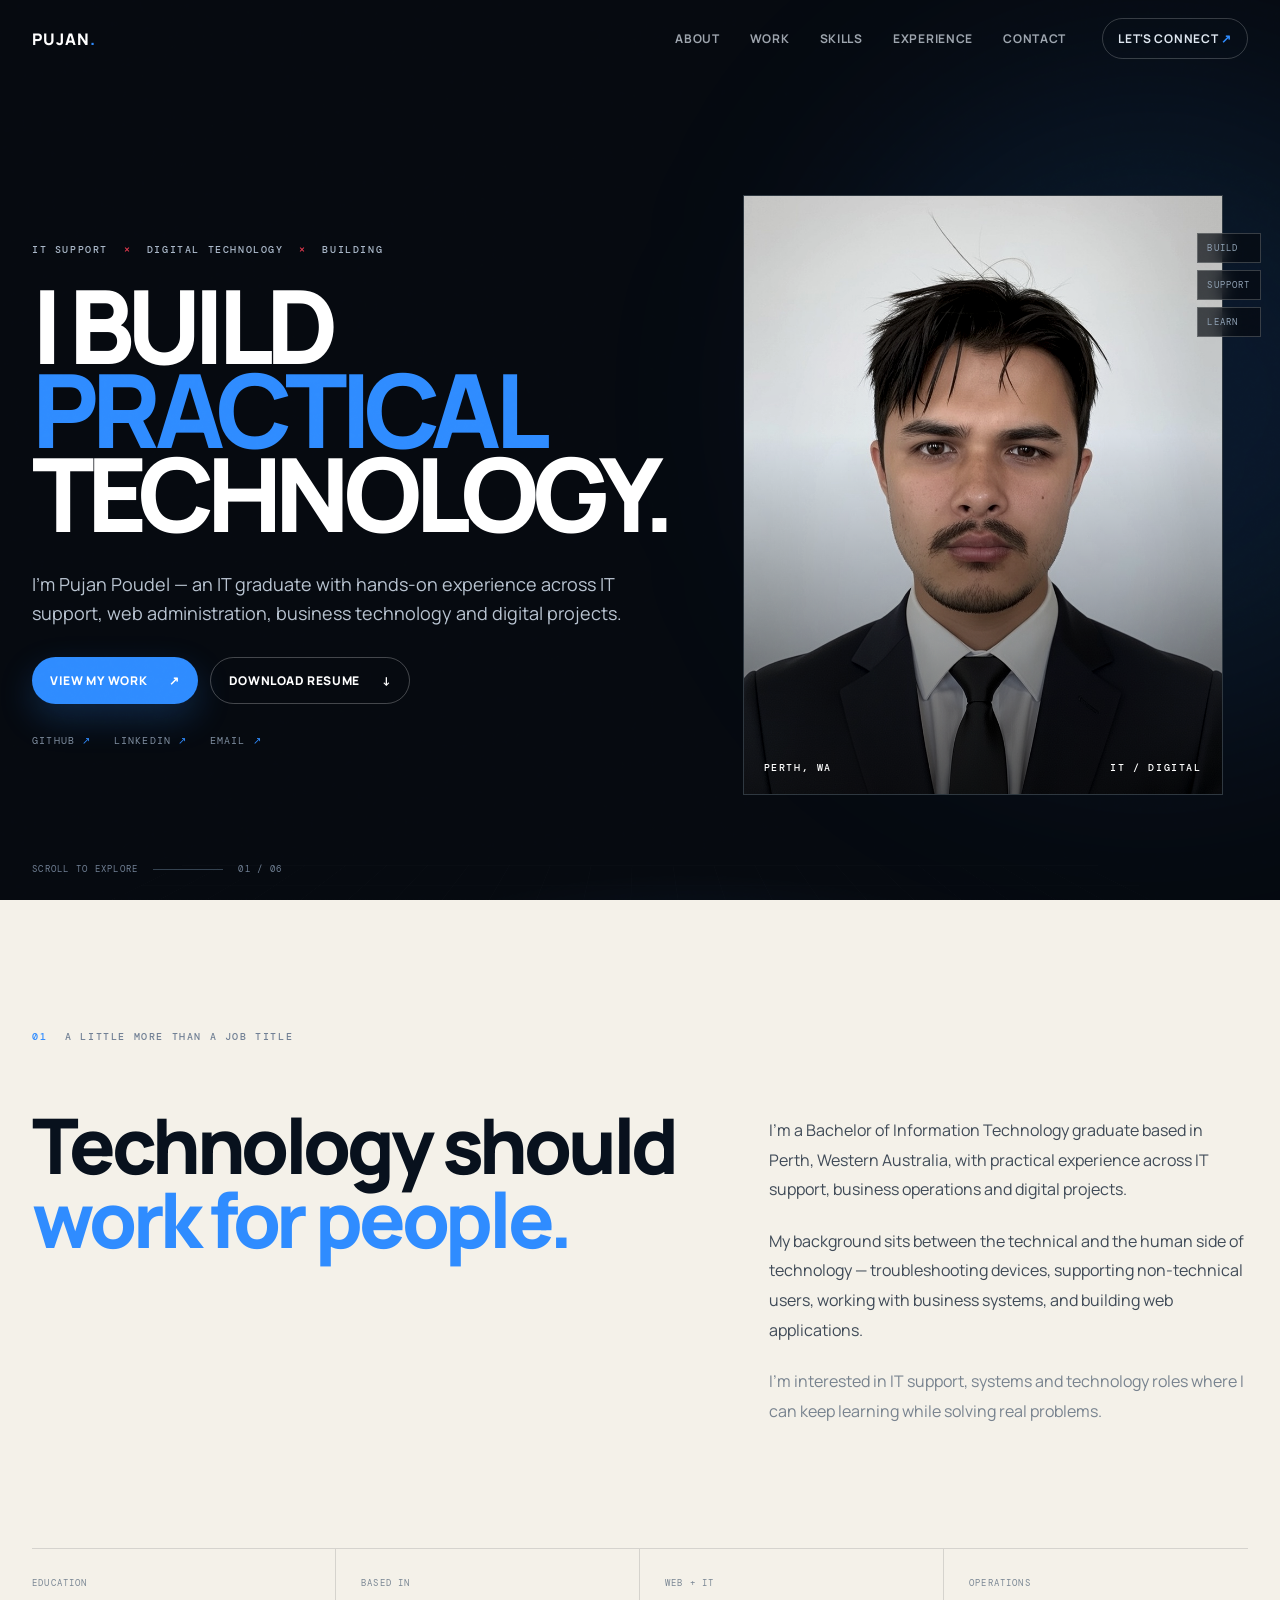
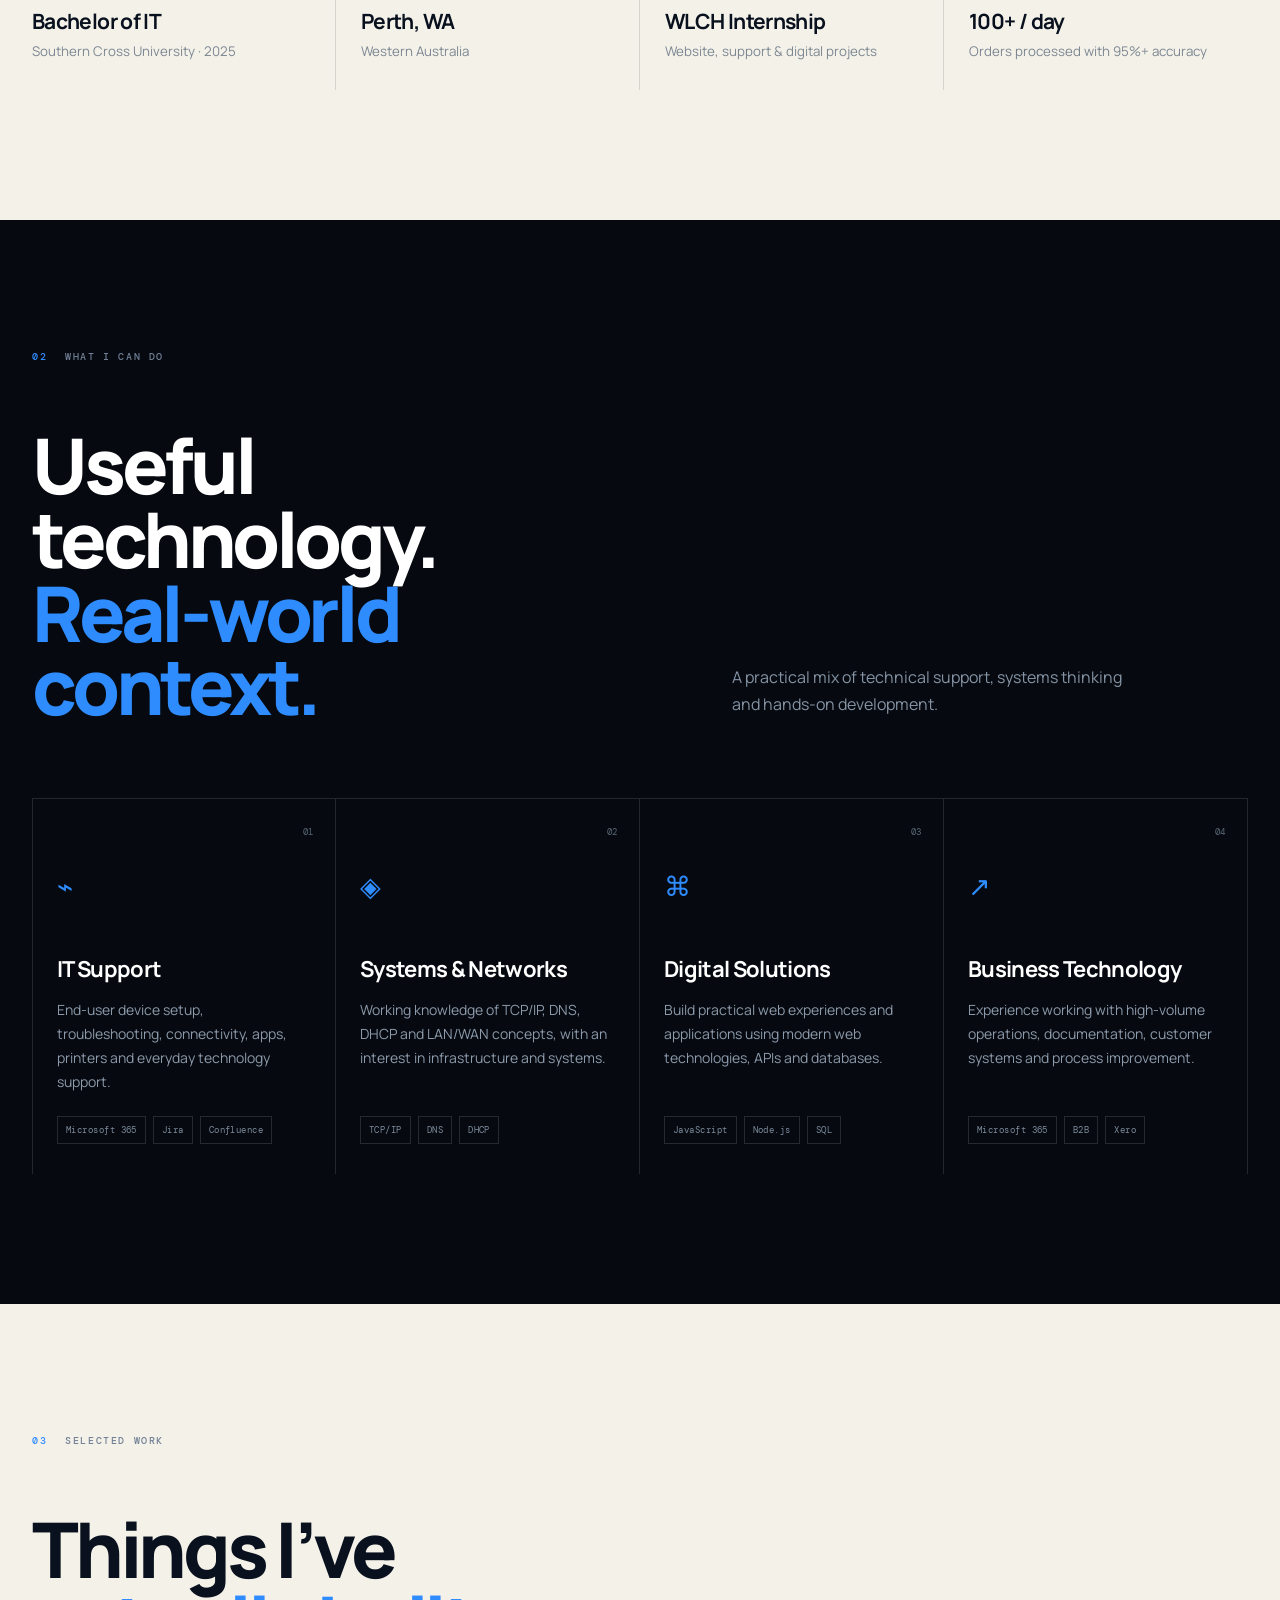
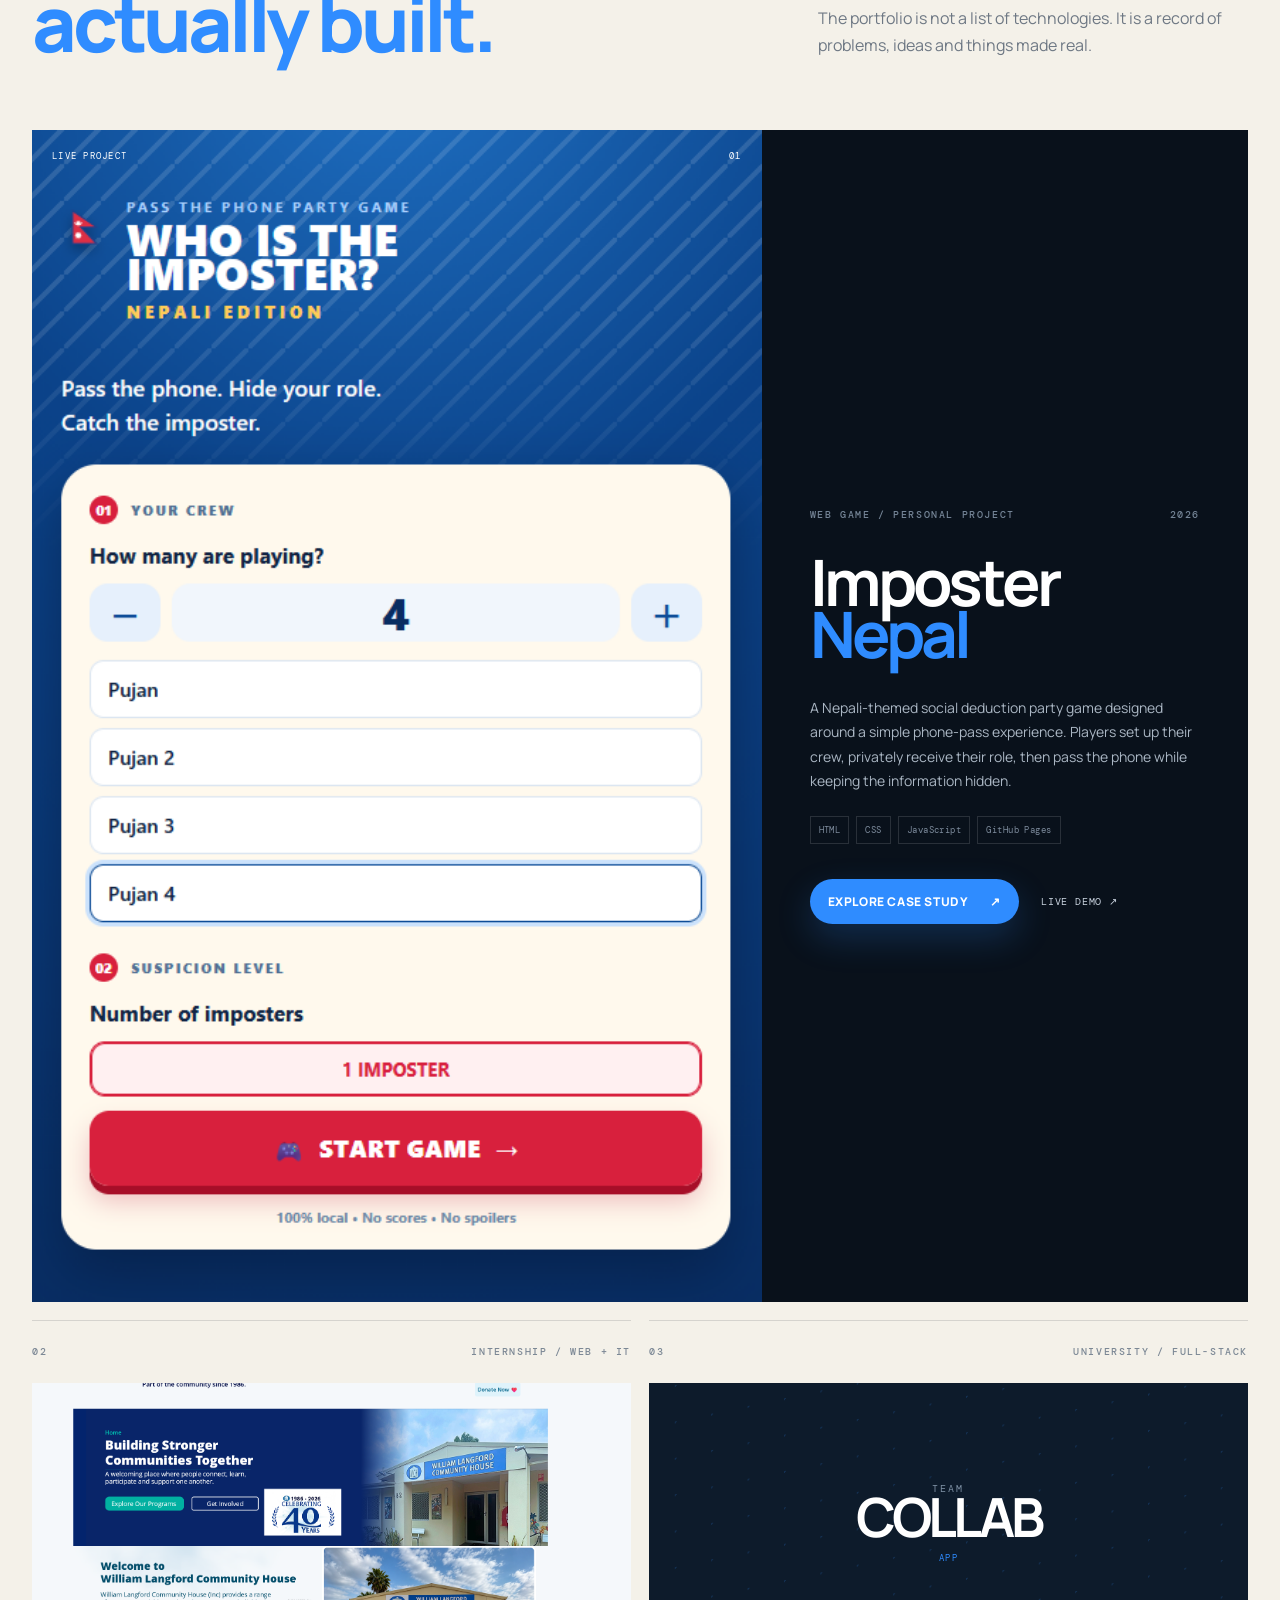
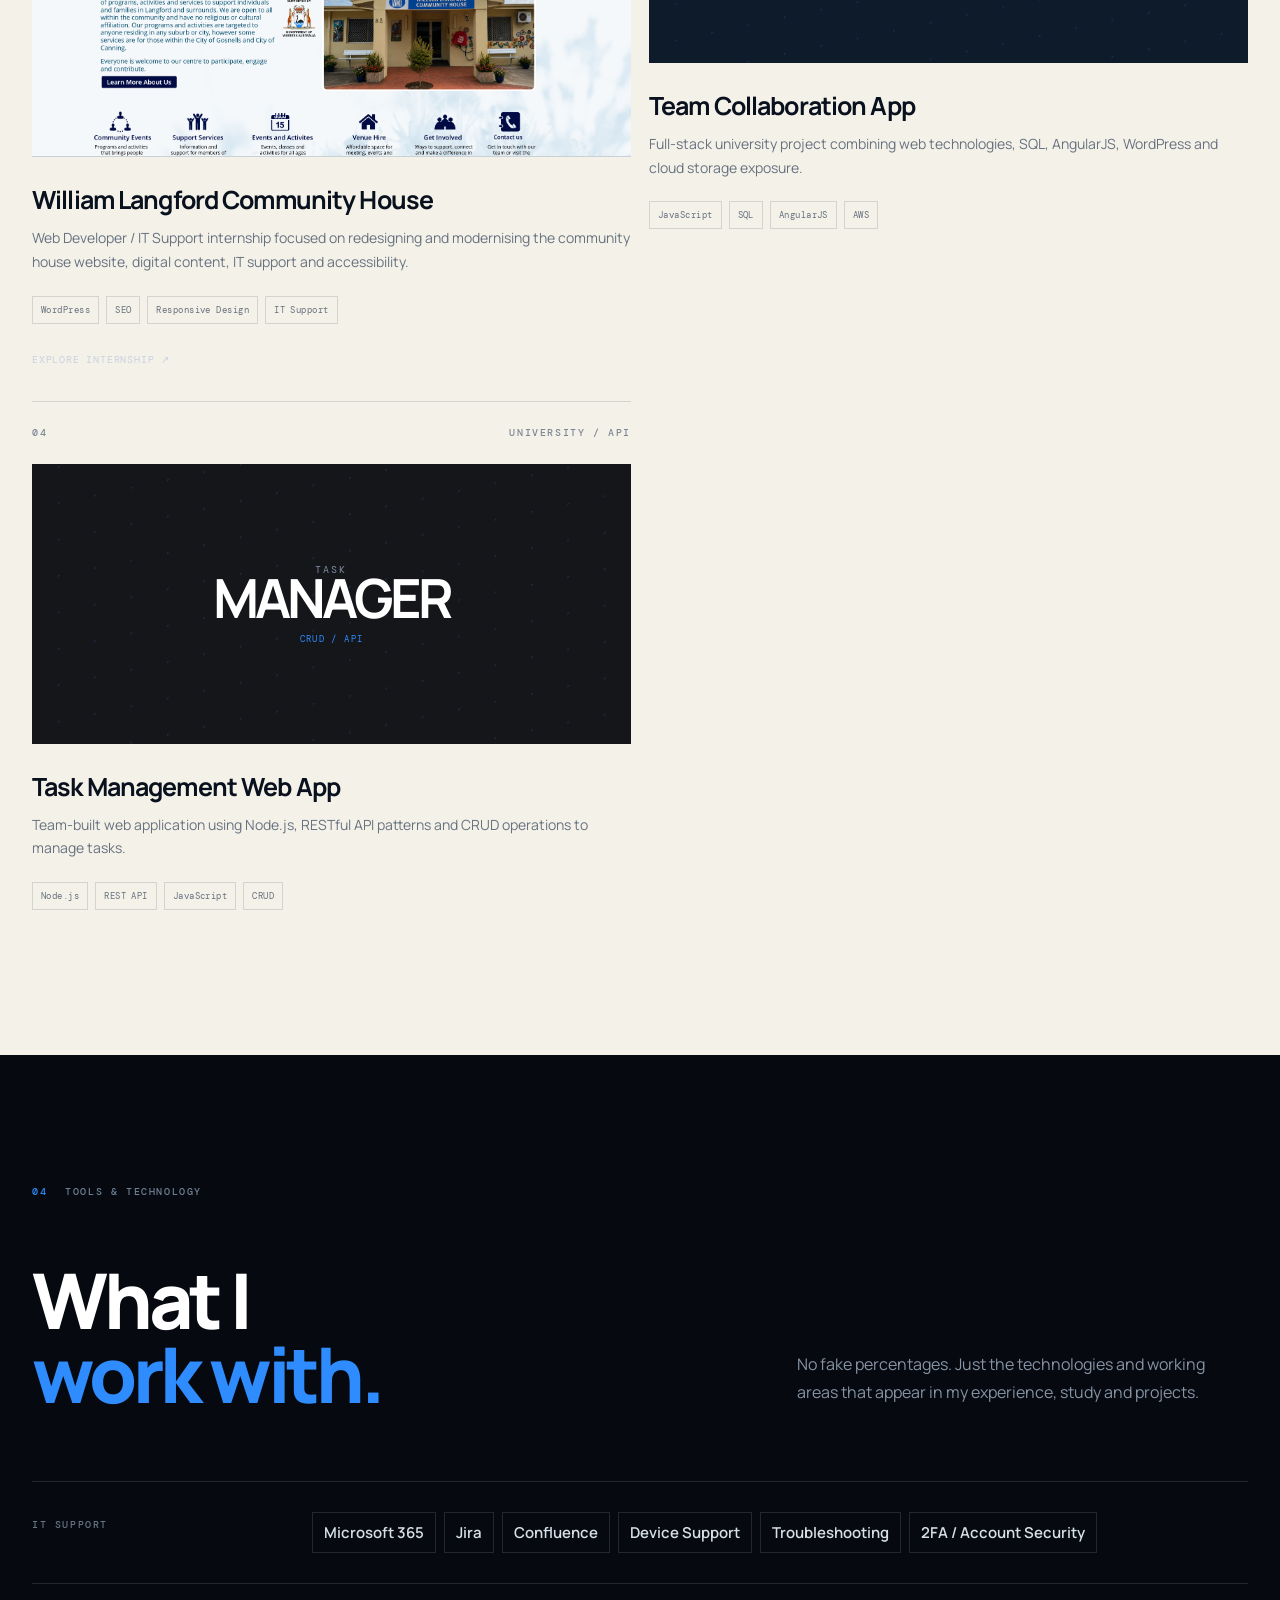
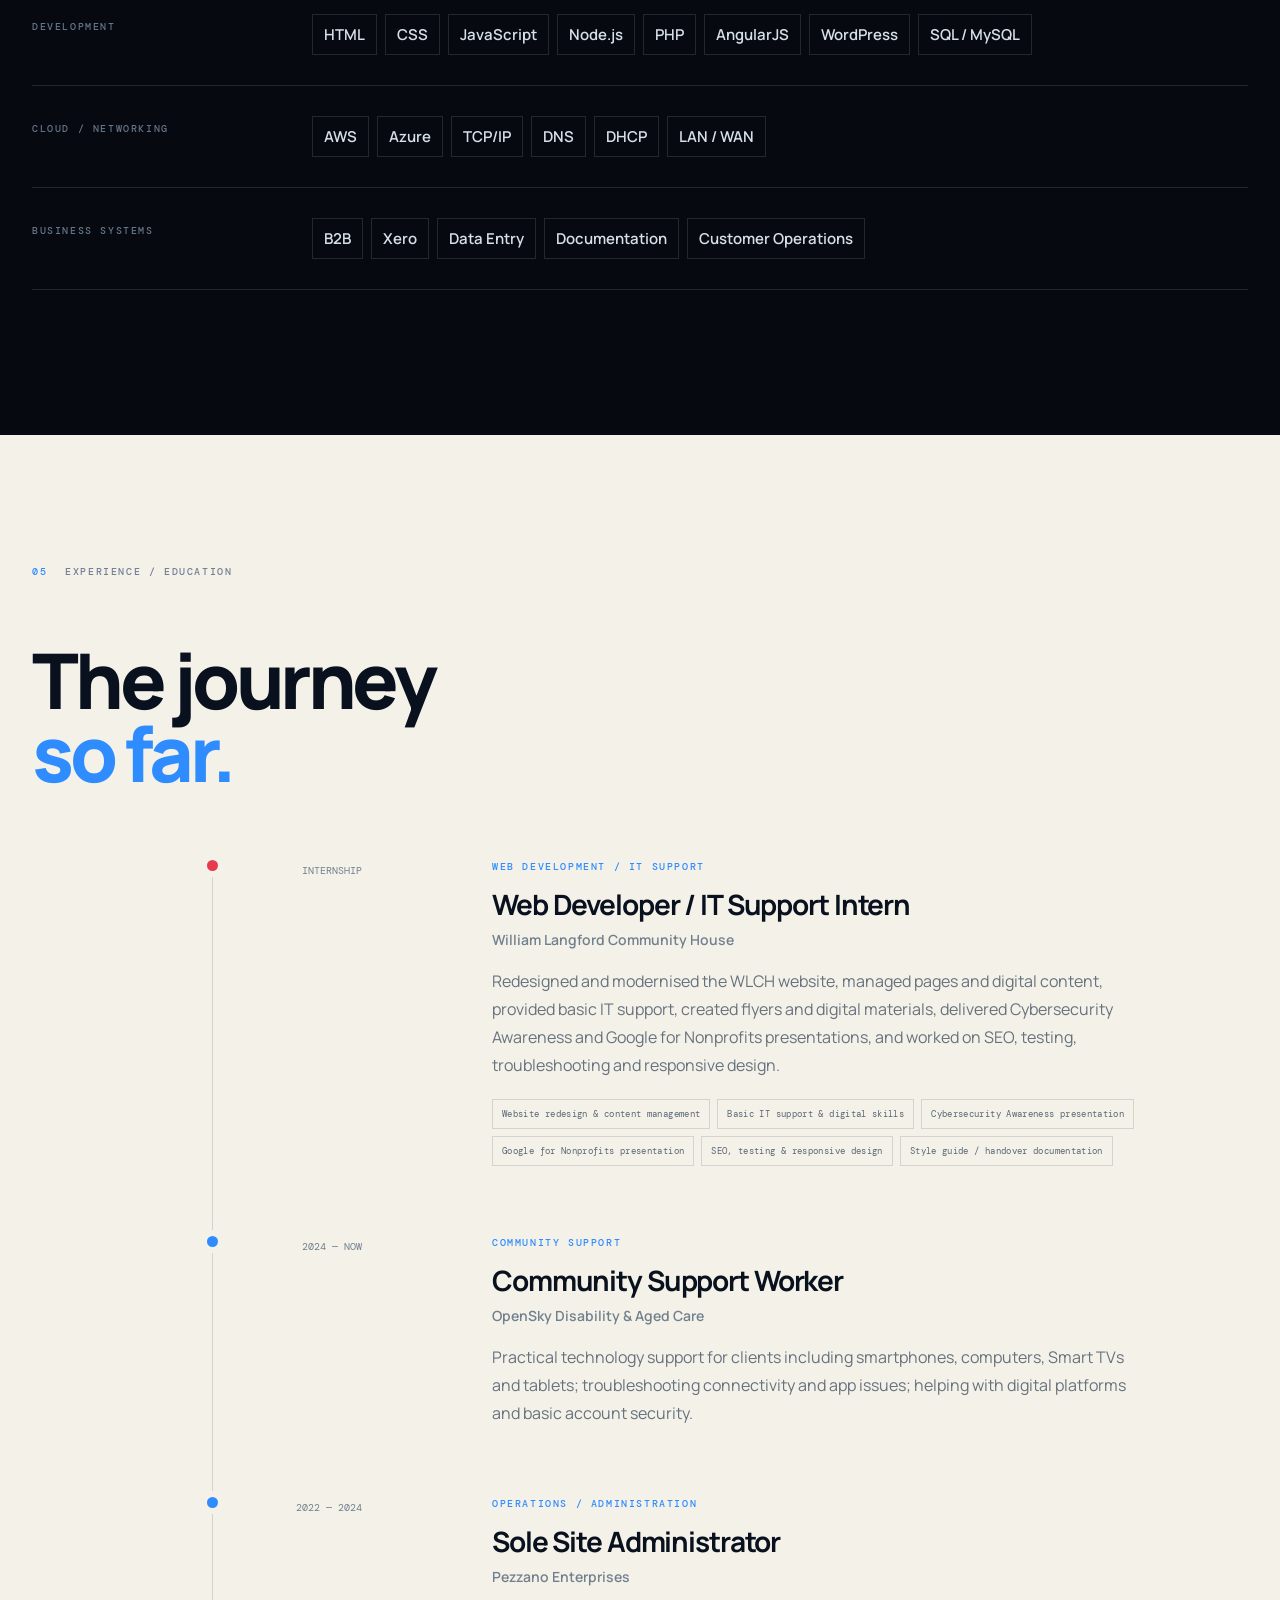
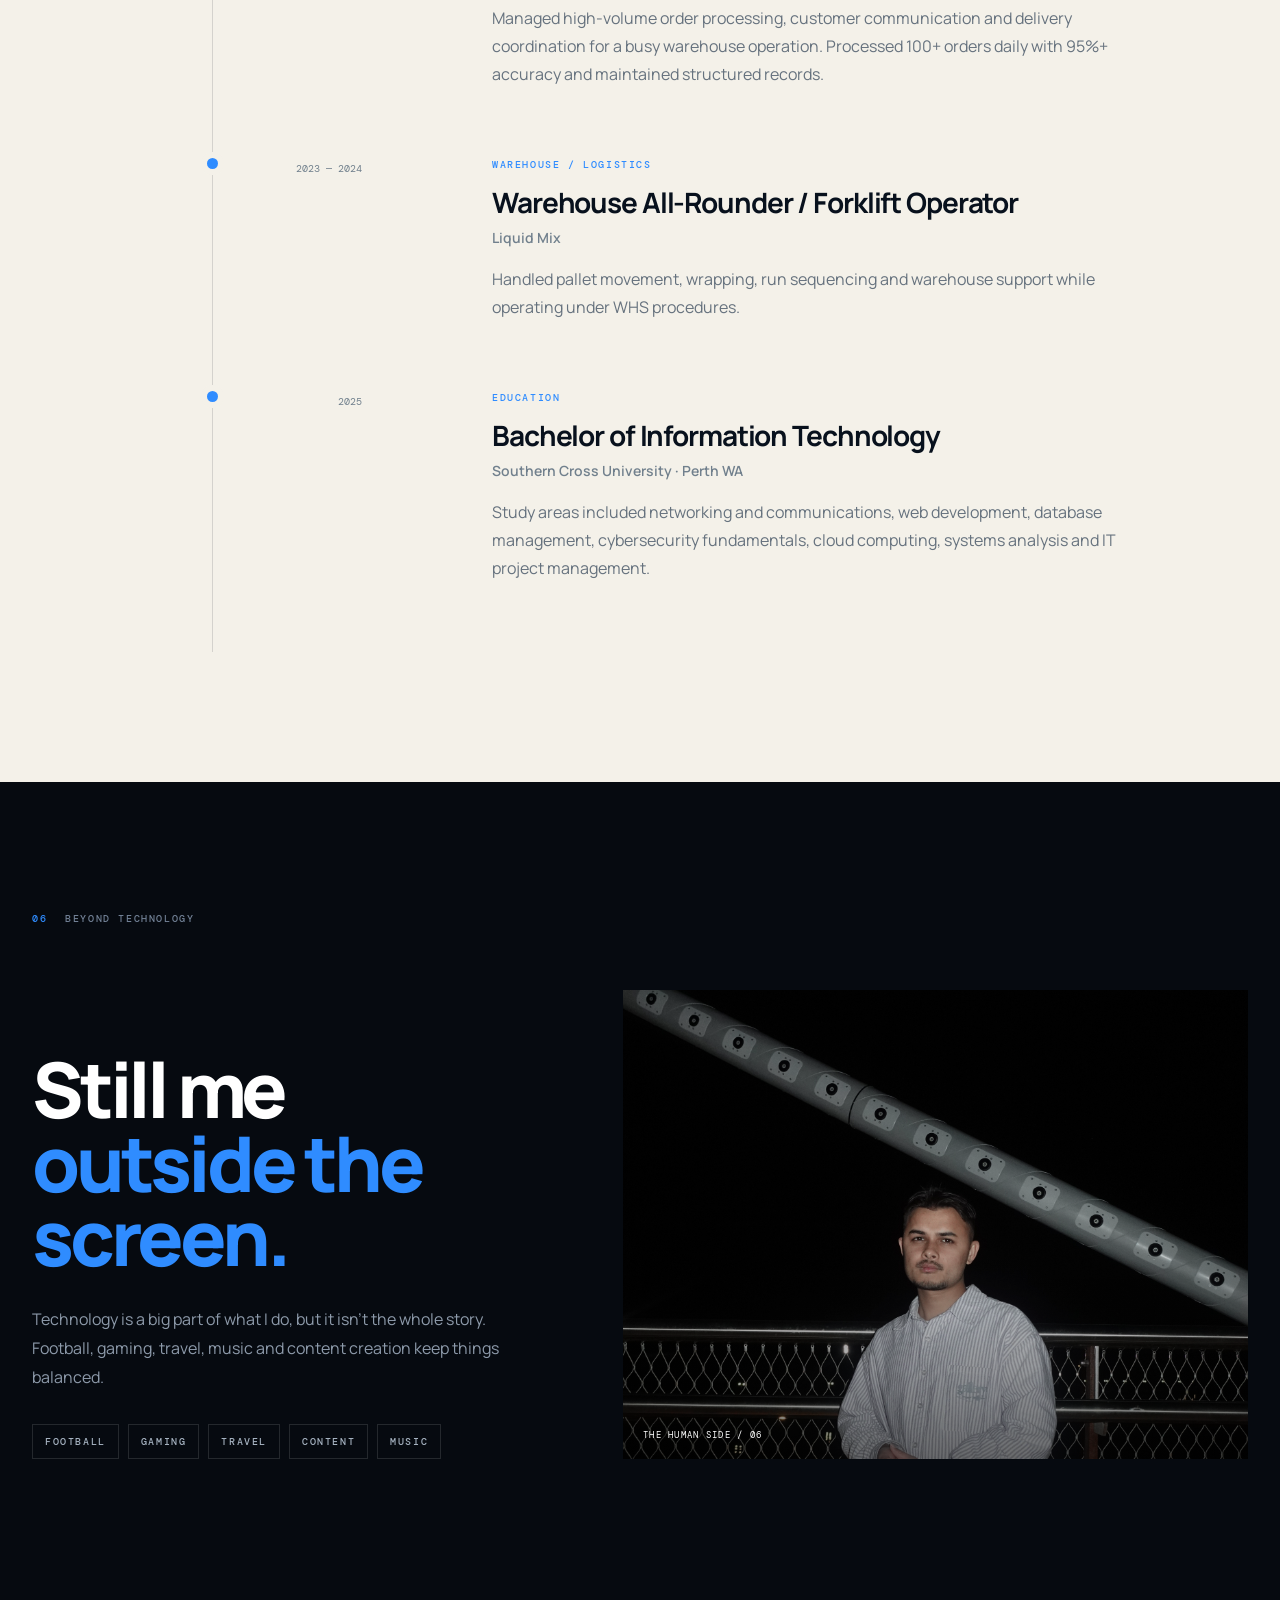
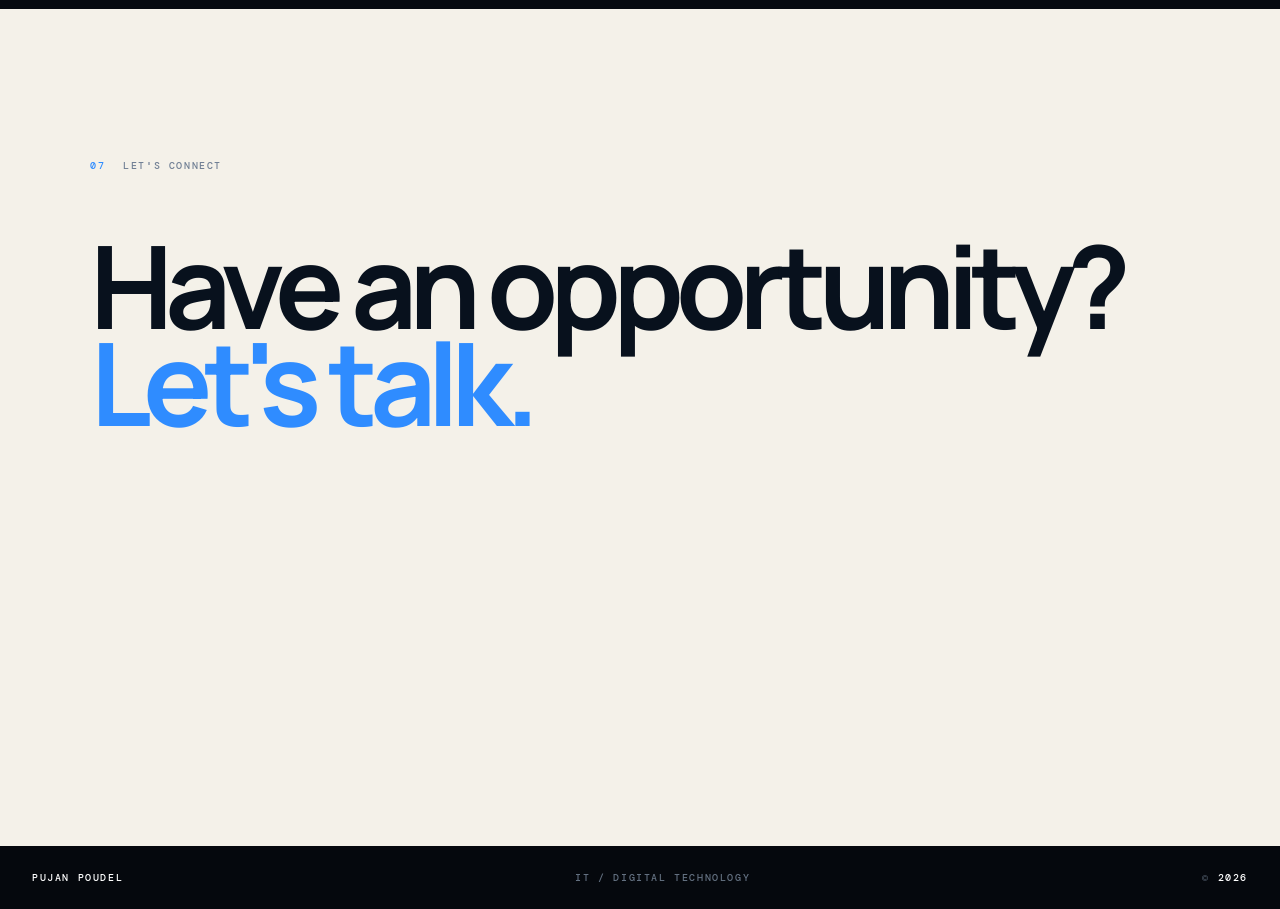
<file: index.html>
<!doctype html>
<html lang="en">
<head>
  <meta charset="utf-8">
  <meta name="viewport" content="width=device-width,initial-scale=1">
  <meta name="description" content="Pujan Poudel — IT Support & Digital Technology professional building practical digital solutions.">
  <meta name="theme-color" content="#060a10">
  <meta property="og:title" content="Pujan Poudel — IT Support & Digital Technology">
  <meta property="og:description" content="IT support, digital technology, systems and practical software projects.">
  <meta property="og:type" content="website">
  <title>Pujan Poudel — IT Support & Digital Technology</title>
  <link rel="preconnect" href="https://fonts.googleapis.com">
  <link rel="preconnect" href="https://fonts.gstatic.com" crossorigin>
  <link href="https://fonts.googleapis.com/css2?family=DM+Mono:wght@400;500&family=Manrope:wght@400;500;600;700;800&display=swap" rel="stylesheet">
  <link rel="stylesheet" href="styles.css">
</head>
<body>
  <div class="cursor-dot"></div><div class="cursor-ring"></div>
  <div class="noise"></div>
  <div class="scroll-progress"><span></span></div>

  <header class="nav-wrap" id="top">
    <nav class="nav container">
      <a class="brand magnetic" href="#top" aria-label="Pujan Poudel home">PUJAN<span>.</span></a>
      <div class="nav-links">
        <a href="#about">About</a><a href="#work">Work</a><a href="#skills">Skills</a><a href="#experience">Experience</a><a href="#contact">Contact</a>
      </div>
      <a class="nav-cta magnetic" href="#contact">Let's connect <span>↗</span></a>
      <button class="menu-btn" aria-label="Open menu" aria-expanded="false"><span></span><span></span></button>
    </nav>
    <div class="mobile-menu"><a href="#about">About</a><a href="#work">Work</a><a href="#skills">Skills</a><a href="#experience">Experience</a><a href="#contact">Contact</a></div>
  </header>

  <main>
    <section class="hero" id="home">
      <div class="hero-grid"></div><div class="hero-glow"></div>
      <div class="container hero-inner">
        <div class="hero-copy">
          <p class="eyebrow reveal">IT SUPPORT <i>×</i> DIGITAL TECHNOLOGY <i>×</i> BUILDING</p>
          <h1 class="hero-title"><span class="line reveal">I BUILD</span><span class="line accent reveal delay-1">PRACTICAL</span><span class="line reveal delay-2">TECHNOLOGY.</span></h1>
          <p class="hero-lede reveal delay-3">I'm Pujan Poudel — an IT graduate with hands-on experience across IT support, web administration, business technology and digital projects.</p>
          <div class="hero-actions reveal delay-4"><a class="btn btn-primary magnetic" href="#work">View my work <span>↗</span></a><a class="btn btn-ghost magnetic" href="assets/resume/Pujan-Poudel-Resume.pdf" download>Download resume <span>↓</span></a></div>
          <div class="hero-links reveal delay-4"><a href="https://github.com/PujanP9" target="_blank" rel="noreferrer">GitHub <span>↗</span></a><a href="https://www.linkedin.com/in/pujanpoudel09" target="_blank" rel="noreferrer">LinkedIn <span>↗</span></a><a href="mailto:pujan.poudel09@gmail.com">Email <span>↗</span></a></div>
        </div>
        <div class="hero-portrait reveal delay-2">
          <div class="portrait-frame"><img src="assets/images/pujan-profile.jpg" alt="Pujan Poudel professional portrait" loading="eager"><div class="portrait-shade"></div><div class="portrait-label"><span>PERTH, WA</span><span>IT / DIGITAL</span></div></div>
          <div class="hero-stamp"><span>BUILD</span><span>SUPPORT</span><span>LEARN</span></div>
        </div>
      </div>
      <div class="hero-bottom container"><span>SCROLL TO EXPLORE</span><span class="scroll-line"></span><span>01 / 06</span></div>
    </section>

    <section class="intro section" id="about">
      <div class="container">
        <div class="section-top"><span class="section-num">01</span><span class="section-kicker">A LITTLE MORE THAN A JOB TITLE</span></div>
        <div class="intro-layout">
          <h2 class="display reveal">Technology should<br><em>work for people.</em></h2>
          <div class="intro-text reveal delay-1"><p>I’m a Bachelor of Information Technology graduate based in Perth, Western Australia, with practical experience across IT support, business operations and digital projects.</p><p>My background sits between the technical and the human side of technology — troubleshooting devices, supporting non-technical users, working with business systems, and building web applications.</p><p class="muted">I’m interested in IT support, systems and technology roles where I can keep learning while solving real problems.</p></div>
        </div>
        <div class="facts">
          <div><span>EDUCATION</span><strong>Bachelor of IT</strong><small>Southern Cross University · 2025</small></div>
          <div><span>BASED IN</span><strong>Perth, WA</strong><small>Western Australia</small></div>
          <div><span>WEB + IT</span><strong>WLCH Internship</strong><small>Website, support & digital projects</small></div>
          <div><span>OPERATIONS</span><strong>100+ / day</strong><small>Orders processed with 95%+ accuracy</small></div>
        </div>
      </div>
    </section>

    <section class="capabilities section dark-section">
      <div class="container">
        <div class="section-top"><span class="section-num">02</span><span class="section-kicker">WHAT I CAN DO</span></div>
        <div class="cap-heading"><h2 class="display reveal">Useful technology.<br><em>Real-world context.</em></h2><p class="reveal delay-1">A practical mix of technical support, systems thinking and hands-on development.</p></div>
        <div class="cap-grid">
          <article class="cap-card reveal"><span class="cap-index">01</span><div class="cap-icon">⌁</div><h3>IT Support</h3><p>End-user device setup, troubleshooting, connectivity, apps, printers and everyday technology support.</p><div class="tags"><span>Microsoft 365</span><span>Jira</span><span>Confluence</span></div></article>
          <article class="cap-card reveal delay-1"><span class="cap-index">02</span><div class="cap-icon">◈</div><h3>Systems & Networks</h3><p>Working knowledge of TCP/IP, DNS, DHCP and LAN/WAN concepts, with an interest in infrastructure and systems.</p><div class="tags"><span>TCP/IP</span><span>DNS</span><span>DHCP</span></div></article>
          <article class="cap-card reveal delay-2"><span class="cap-index">03</span><div class="cap-icon">⌘</div><h3>Digital Solutions</h3><p>Build practical web experiences and applications using modern web technologies, APIs and databases.</p><div class="tags"><span>JavaScript</span><span>Node.js</span><span>SQL</span></div></article>
          <article class="cap-card reveal delay-3"><span class="cap-index">04</span><div class="cap-icon">↗</div><h3>Business Technology</h3><p>Experience working with high-volume operations, documentation, customer systems and process improvement.</p><div class="tags"><span>Microsoft 365</span><span>B2B</span><span>Xero</span></div></article>
        </div>
      </div>
    </section>

    <section class="work section" id="work">
      <div class="container">
        <div class="section-top"><span class="section-num">03</span><span class="section-kicker">SELECTED WORK</span></div>
        <div class="work-intro"><h2 class="display reveal">Things I’ve<br><em>actually built.</em></h2><p class="reveal delay-1">The portfolio is not a list of technologies. It is a record of problems, ideas and things made real.</p></div>
        <article class="featured-project reveal">
          <div class="project-image-wrap"><img src="assets/images/Game.png" alt="Imposter Nepal game setup screen" loading="lazy"><div class="project-image-overlay"><span>LIVE PROJECT</span><span>01</span></div></div>
          <div class="featured-copy"><div class="project-meta"><span>WEB GAME / PERSONAL PROJECT</span><span>2026</span></div><h3>Imposter<br><em>Nepal</em></h3><p>A Nepali-themed social deduction party game designed around a simple phone-pass experience. Players set up their crew, privately receive their role, then pass the phone while keeping the information hidden.
          </p><div class="project-tags"><span>HTML</span><span>CSS</span><span>JavaScript</span><span>GitHub Pages</span></div><div class="project-actions"><a class="btn btn-primary magnetic" href="projects/imposter-nepal.html">Explore case study <span>↗</span></a><a class="text-link" href="https://pujanp9.github.io/Imposter-Nepal/" target="_blank" rel="noreferrer">Live demo ↗</a></div></div>
        </article>
        <div class="project-grid">
          <article class="project-card reveal"><div class="project-card-top"><span>02</span><span>INTERNSHIP / WEB + IT</span></div><div class="project-photo">
            <img src="assets/images/website.png" alt="William Langford Community House website redesign" loading="lazy"></div>
            <h3>William Langford Community House</h3><p>Web Developer / IT Support internship focused on redesigning and modernising the community house website, digital content, IT support and accessibility.</p>
            <div class="project-tags"><span>WordPress</span><span>SEO</span><span>Responsive Design</span><span>IT Support</span></div><div class="project-card-action"><a class="text-link" href="projects/wlch.html">Explore internship ↗</a></div></article>
          <article class="project-card reveal delay-1"><div class="project-card-top"><span>03</span><span>UNIVERSITY / FULL-STACK</span></div><div class="project-placeholder"><div><span class="mono">TEAM</span><strong>COLLAB</strong><span>APP</span></div></div><h3>Team Collaboration App</h3><p>Full-stack university project combining web technologies, SQL, AngularJS, WordPress and cloud storage exposure.</p><div class="project-tags"><span>JavaScript</span><span>SQL</span><span>AngularJS</span><span>AWS</span></div></article>
          <article class="project-card reveal"><div class="project-card-top"><span>04</span><span>UNIVERSITY / API</span></div><div class="project-placeholder alt"><div><span class="mono">TASK</span><strong>MANAGER</strong><span>CRUD / API</span></div></div><h3>Task Management Web App</h3><p>Team-built web application using Node.js, RESTful API patterns and CRUD operations to manage tasks.</p><div class="project-tags"><span>Node.js</span><span>REST API</span><span>JavaScript</span><span>CRUD</span></div></article>
        </div>
      </div>
    </section>

    <section class="skills section dark-section" id="skills">
      <div class="container">
        <div class="section-top"><span class="section-num">04</span><span class="section-kicker">TOOLS & TECHNOLOGY</span></div>
        <div class="skills-layout"><h2 class="display reveal">What I<br><em>work with.</em></h2><p class="reveal delay-1">No fake percentages. Just the technologies and working areas that appear in my experience, study and projects.</p></div>
        <div class="skill-groups">
          <div class="skill-group reveal"><span>IT SUPPORT</span><div><b>Microsoft 365</b><b>Jira</b><b>Confluence</b><b>Device Support</b><b>Troubleshooting</b><b>2FA / Account Security</b></div></div>
          <div class="skill-group reveal"><span>DEVELOPMENT</span><div><b>HTML</b><b>CSS</b><b>JavaScript</b><b>Node.js</b><b>PHP</b><b>AngularJS</b><b>WordPress</b><b>SQL / MySQL</b></div></div>
          <div class="skill-group reveal"><span>CLOUD / NETWORKING</span><div><b>AWS</b><b>Azure</b><b>TCP/IP</b><b>DNS</b><b>DHCP</b><b>LAN / WAN</b></div></div>
          <div class="skill-group reveal"><span>BUSINESS SYSTEMS</span><div><b>B2B</b><b>Xero</b><b>Data Entry</b><b>Documentation</b><b>Customer Operations</b></div></div>
        </div>
      </div>
    </section>

    <section class="experience section" id="experience">
      <div class="container">
        <div class="section-top"><span class="section-num">05</span><span class="section-kicker">EXPERIENCE / EDUCATION</span></div>
        <div class="experience-heading"><h2 class="display reveal">The journey<br><em>so far.</em></h2></div>
        <div class="timeline">
          <article class="timeline-item wlch-timeline reveal"><div class="timeline-year">INTERNSHIP</div><div class="timeline-dot"></div><div class="timeline-content"><span>WEB DEVELOPMENT / IT SUPPORT</span><h3>Web Developer / IT Support Intern</h3><h4>William Langford Community House</h4><p>Redesigned and modernised the WLCH website, managed pages and digital content, provided basic IT support, created flyers and digital materials, delivered Cybersecurity Awareness and Google for Nonprofits presentations, and worked on SEO, testing, troubleshooting and responsive design.</p><div class="timeline-bullets"><span>Website redesign & content management</span><span>Basic IT support & digital skills</span><span>Cybersecurity Awareness presentation</span><span>Google for Nonprofits presentation</span><span>SEO, testing & responsive design</span><span>Style guide / handover documentation</span></div></div></article>
          <article class="timeline-item reveal"><div class="timeline-year">2024 — NOW</div><div class="timeline-dot"></div><div class="timeline-content"><span>COMMUNITY SUPPORT</span><h3>Community Support Worker</h3><h4>OpenSky Disability & Aged Care</h4><p>Practical technology support for clients including smartphones, computers, Smart TVs and tablets; troubleshooting connectivity and app issues; helping with digital platforms and basic account security.</p></div></article>
          <article class="timeline-item reveal"><div class="timeline-year">2022 — 2024</div><div class="timeline-dot"></div><div class="timeline-content"><span>OPERATIONS / ADMINISTRATION</span><h3>Sole Site Administrator</h3><h4>Pezzano Enterprises</h4><p>Managed high-volume order processing, customer communication and delivery coordination for a busy warehouse operation. Processed 100+ orders daily with 95%+ accuracy and maintained structured records.</p></div></article>
          <article class="timeline-item reveal"><div class="timeline-year">2023 — 2024</div><div class="timeline-dot"></div><div class="timeline-content"><span>WAREHOUSE / LOGISTICS</span><h3>Warehouse All-Rounder / Forklift Operator</h3><h4>Liquid Mix</h4><p>Handled pallet movement, wrapping, run sequencing and warehouse support while operating under WHS procedures.</p></div></article>
          <article class="timeline-item education-item reveal"><div class="timeline-year">2025</div><div class="timeline-dot"></div><div class="timeline-content"><span>EDUCATION</span><h3>Bachelor of Information Technology</h3><h4>Southern Cross University · Perth WA</h4><p>Study areas included networking and communications, web development, database management, cybersecurity fundamentals, cloud computing, systems analysis and IT project management.</p></div></article>
        </div>
      </div>
    </section>

    <section class="personal section dark-section">
      <div class="container">
        <div class="section-top"><span class="section-num">06</span><span class="section-kicker">BEYOND TECHNOLOGY</span></div>
        <div class="personal-grid">
          <div class="personal-copy"><h2 class="display reveal">Still me<br><em>outside the screen.</em></h2><p class="reveal delay-1">Technology is a big part of what I do, but it isn't the whole story. Football, gaming, travel, music and content creation keep things balanced.</p><div class="interest-list reveal delay-2"><span>FOOTBALL</span><span>GAMING</span><span>TRAVEL</span><span>CONTENT</span><span>MUSIC</span></div></div>
          <div class="personal-image reveal delay-1"><img src="assets/images/My pic.JPG" alt="Pujan Poudel outdoors at night" loading="lazy"><span>THE HUMAN SIDE / 06</span></div>
        </div>
      </div>
    </section>

    <section class="contact section" id="contact">
      <div class="container contact-inner">
        <div class="section-top"><span class="section-num">07</span><span class="section-kicker">LET'S CONNECT</span></div>
        <h2 class="contact-title reveal">Have an opportunity?<br><em>Let's talk.</em></h2>
        <p class="contact-copy reveal delay-1">I'm open to conversations about IT support, technology and digital opportunities in Perth and beyond.</p>
        <a class="email-link reveal delay-2" href="mailto:pujan.poudel09@gmail.com">pujan.poudel09@gmail.com <span>↗</span></a>
        <div class="contact-links reveal delay-3"><a href="https://www.linkedin.com/in/pujanpoudel09" target="_blank" rel="noreferrer">LinkedIn ↗</a><a href="https://github.com/PujanP9" target="_blank" rel="noreferrer">GitHub ↗</a><a href="assets/resume/Pujan-Poudel-Resume.pdf" download>Resume ↓</a></div>
      </div>
    </section>
  </main>

  <footer class="footer"><div class="container"><span>PUJAN POUD​EL</span><span>IT / DIGITAL TECHNOLOGY</span><span>© <span id="year"></span></span></div></footer>
  <script src="script.js"></script>
</body>
</html>
</file>
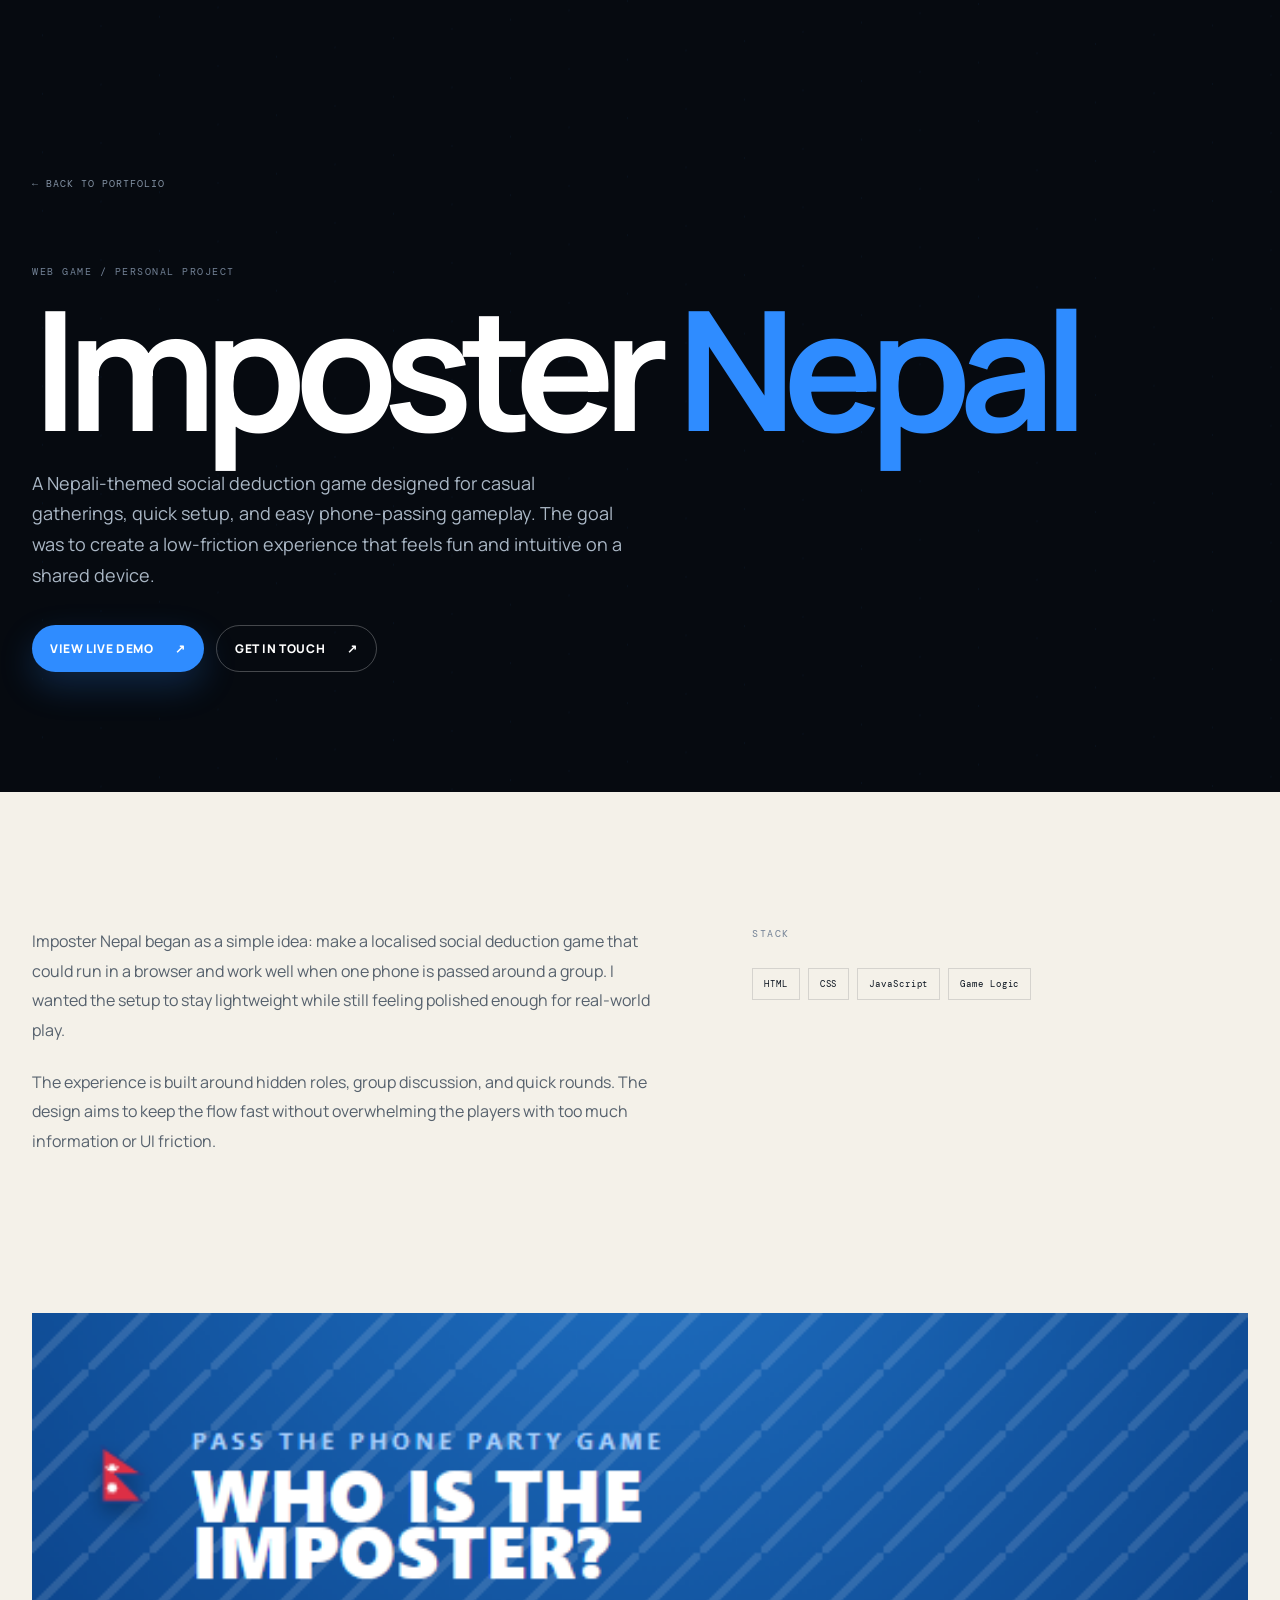
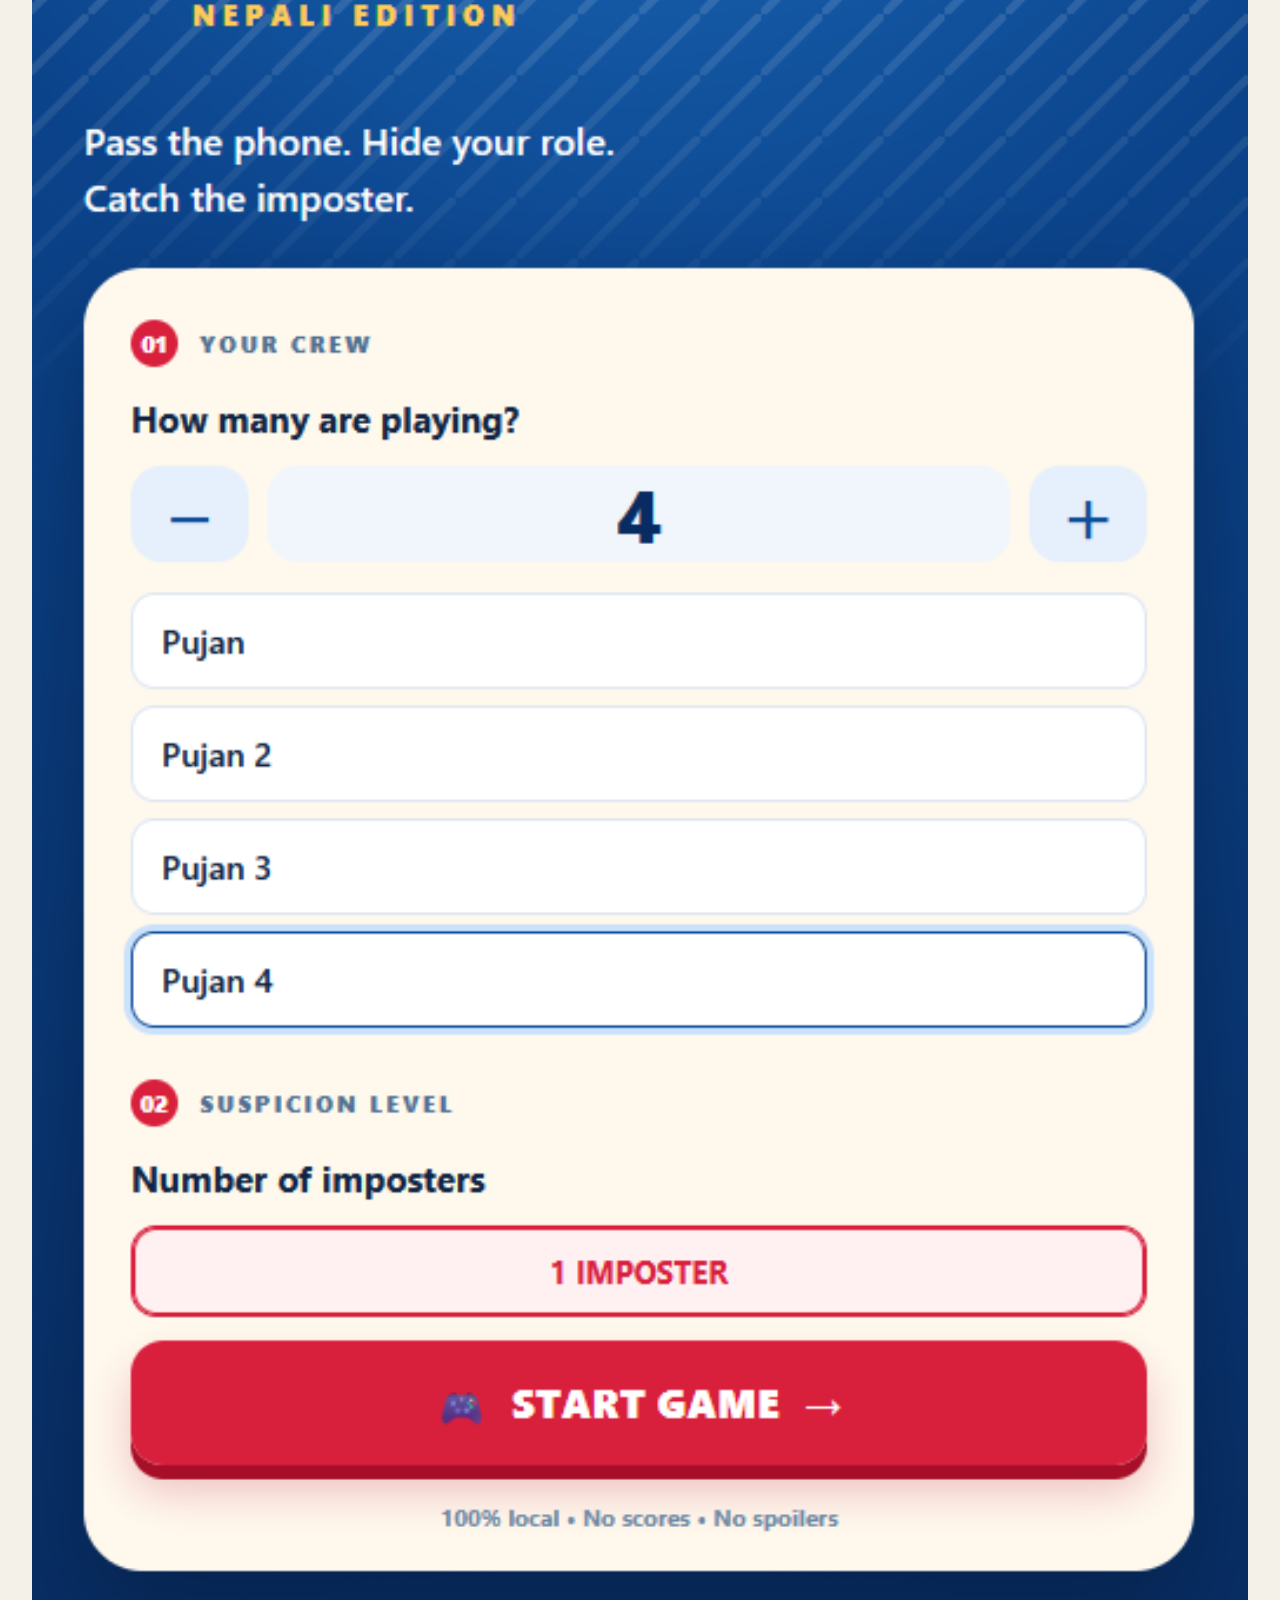
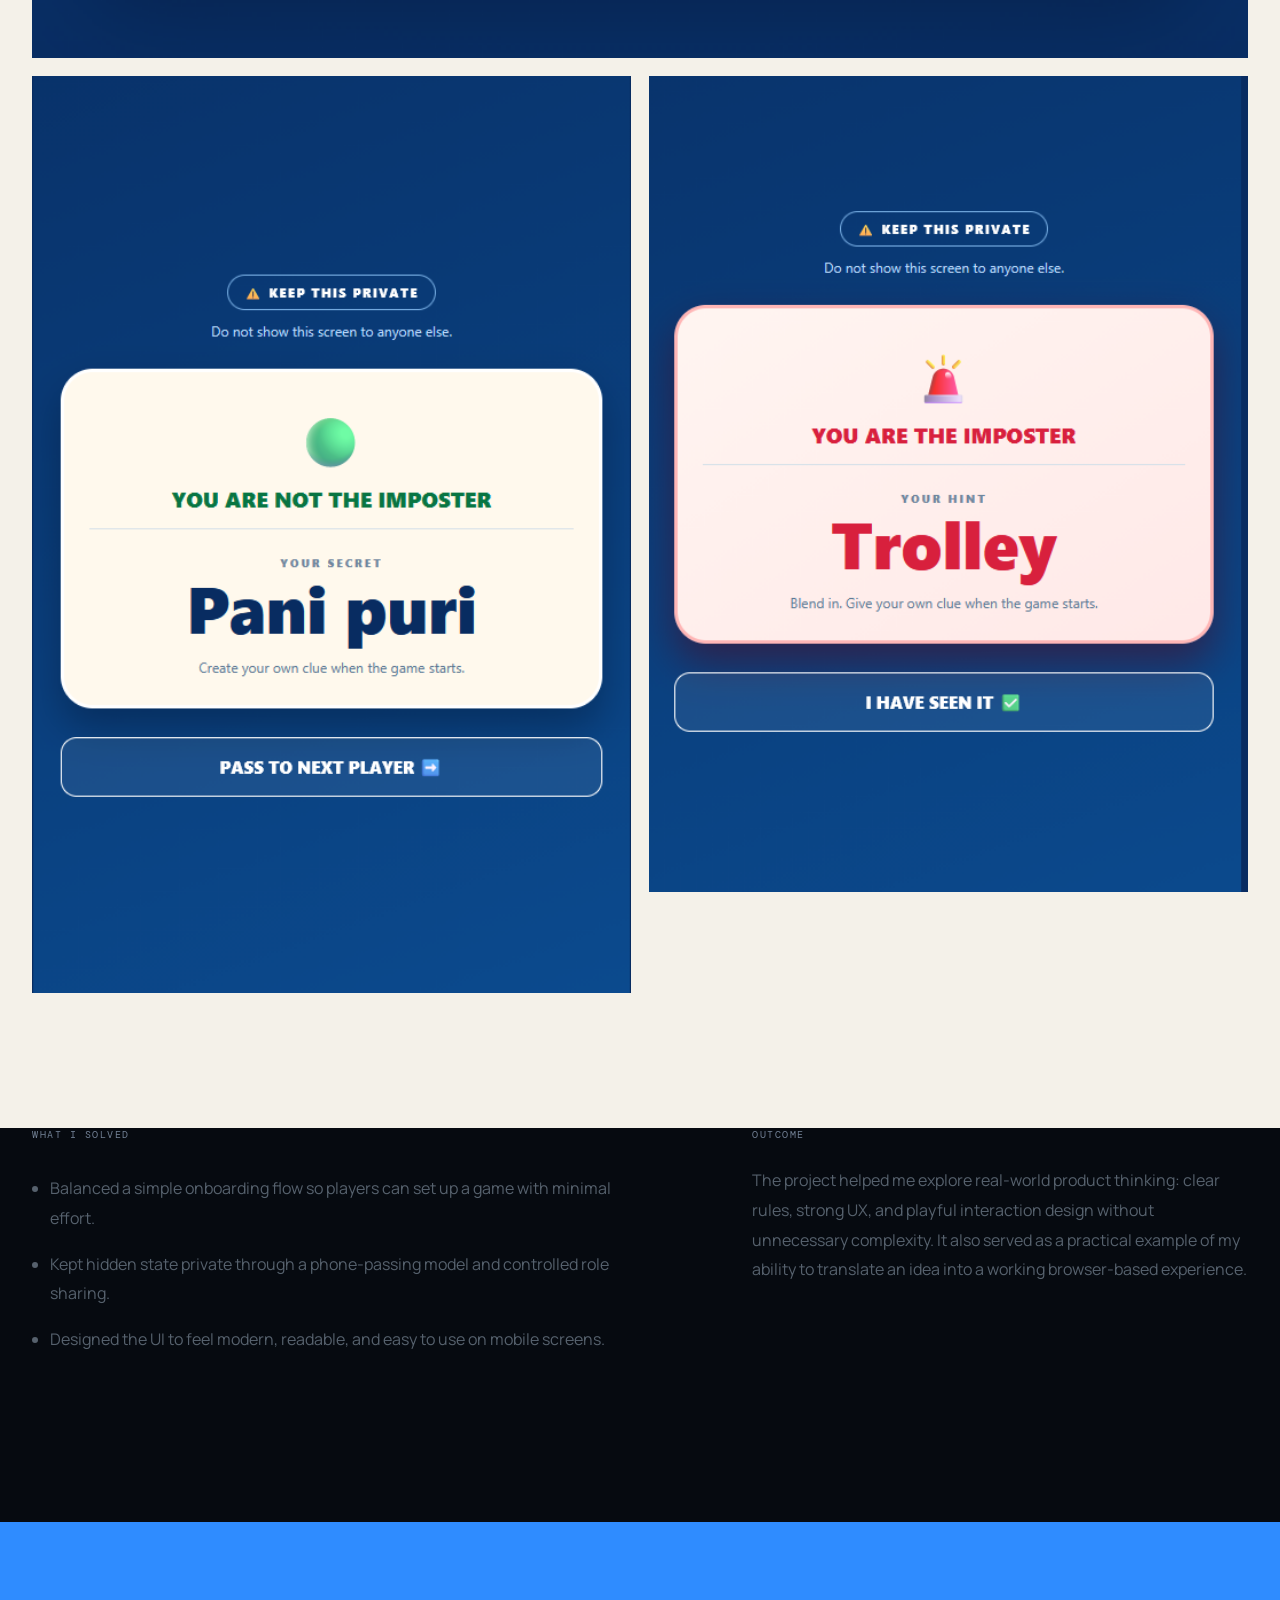
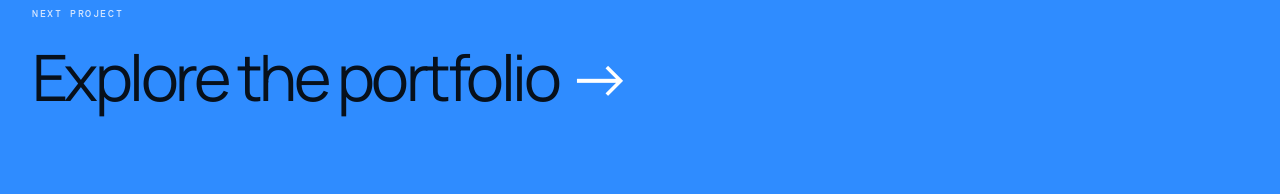
<file: projects/imposter-nepal.html>
<!doctype html>
<html lang="en">
<head>
  <meta charset="utf-8">
  <meta name="viewport" content="width=device-width,initial-scale=1">
  <meta name="description" content="Imposter Nepal case study - a social deduction party web game built with HTML, CSS and JavaScript.">
  <title>Imposter Nepal - Case Study</title>
  <link rel="preconnect" href="https://fonts.googleapis.com">
  <link rel="preconnect" href="https://fonts.gstatic.com" crossorigin>
  <link href="https://fonts.googleapis.com/css2?family=DM+Mono:wght@400;500&family=Manrope:wght@400;500;600;700;800&display=swap" rel="stylesheet">
  <link rel="stylesheet" href="../styles.css">
</head>
<body class="case-page">
  <header class="case-hero">
    <div class="container">
      <a class="back-link" href="../index.html">← Back to portfolio</a>
      <div class="case-kicker">WEB GAME / PERSONAL PROJECT</div>
      <h1>Imposter <em>Nepal</em></h1>
      <p>A Nepali-themed social deduction game designed for casual gatherings, quick setup, and easy phone-passing gameplay. The goal was to create a low-friction experience that feels fun and intuitive on a shared device.</p>
      <div class="case-actions">
        <a class="btn btn-primary" href="https://pujanp9.github.io/Imposter-Nepal/" target="_blank" rel="noreferrer">View live demo <span>↗</span></a>
        <a class="btn btn-ghost" href="../index.html#contact">Get in touch <span>↗</span></a>
      </div>
    </div>
  </header>
  <main>
    <section class="case-section">
      <div class="container case-grid">
        <div class="case-copy">
          <p>Imposter Nepal began as a simple idea: make a localised social deduction game that could run in a browser and work well when one phone is passed around a group. I wanted the setup to stay lightweight while still feeling polished enough for real-world play.</p>
          <p>The experience is built around hidden roles, group discussion, and quick rounds. The design aims to keep the flow fast without overwhelming the players with too much information or UI friction.</p>
        </div>
        <aside>
          <div class="case-kicker">STACK</div>
          <div class="case-tech"><span>HTML</span><span>CSS</span><span>JavaScript</span><span>Game Logic</span></div>
        </aside>
      </div>
    </section>
    <section class="case-gallery">
      <div class="container">
        <div class="gallery-main"><img src="../assets/images/Game.png" alt="Imposter Nepal setup screen"></div>
        <div class="gallery-two">
          <img src="../assets/images/Game2.png" alt="Project atmosphere detail">
          <img src="../assets/images/Game3.png" alt="Project usage example">
        </div>
      </div>
    </section>
    <section class="case-section dark-section" style="padding-top:0;">
      <div class="container case-grid">
        <div class="case-copy">
          <div class="case-kicker">WHAT I SOLVED</div>
          <ul>
            <li>Balanced a simple onboarding flow so players can set up a game with minimal effort.</li>
            <li>Kept hidden state private through a phone-passing model and controlled role sharing.</li>
            <li>Designed the UI to feel modern, readable, and easy to use on mobile screens.</li>
          </ul>
        </div>
        <div class="case-copy">
          <div class="case-kicker">OUTCOME</div>
          <p>The project helped me explore real-world product thinking: clear rules, strong UX, and playful interaction design without unnecessary complexity. It also served as a practical example of my ability to translate an idea into a working browser-based experience.</p>
        </div>
      </div>
    </section>
    <section class="case-next">
      <div class="container">
        <div class="section-kicker">NEXT PROJECT</div>
        <a href="../index.html#work"><em>Explore the portfolio</em> →</a>
      </div>
    </section>
  </main>
</body>
</html>
</file>
<file: styles.css>
:root{--bg:#060a10;--bg2:#0a111a;--surface:#0e1722;--surface2:#111e2c;--paper:#f4f1e9;--ink:#08111d;--white:#f6f8fb;--muted:#9aa7b6;--blue:#2f8cff;--blue2:#1167d9;--red:#e63a4f;--line:rgba(255,255,255,.12);--line-dark:rgba(5,15,25,.13);--mono:'DM Mono',monospace;--sans:'Manrope',sans-serif;--ease:cubic-bezier(.2,.75,.2,1)}*{box-sizing:border-box}html{scroll-behavior:smooth}body{margin:0;background:var(--paper);color:var(--ink);font-family:var(--sans);overflow-x:hidden}.noise{position:fixed;inset:0;pointer-events:none;z-index:100;background-image:url("data:image/svg+xml,%3Csvg viewBox='0 0 180 180' xmlns='http://www.w3.org/2000/svg'%3E%3Cfilter id='n'%3E%3CfeTurbulence type='fractalNoise' baseFrequency='.85' numOctaves='4' stitchTiles='stitch'/%3E%3C/filter%3E%3Crect width='100%25' height='100%25' filter='url(%23n)' opacity='.025'/%3E%3C/svg%3E");mix-blend-mode:soft-light}.container{width:min(1240px,calc(100% - 64px));margin:auto}.nav-wrap{position:fixed;top:0;left:0;right:0;z-index:50;padding:18px 0;transition:.35s var(--ease)}.nav-wrap.scrolled{background:rgba(6,10,16,.82);backdrop-filter:blur(18px);padding:11px 0;border-bottom:1px solid var(--line)}.nav{display:flex;align-items:center;justify-content:space-between;gap:24px}.brand{color:#fff;text-decoration:none;font-weight:800;letter-spacing:.06em;font-size:16px}.brand span{color:var(--blue)}.nav-links{display:flex;gap:30px;margin-left:auto;margin-right:12px}.nav-links a,.nav-cta{color:#dfe7f1;text-decoration:none;font-size:12px;font-weight:700;letter-spacing:.06em;text-transform:uppercase}.nav-links a{opacity:.7;transition:.25s}.nav-links a:hover{opacity:1;color:#fff}.nav-cta{border:1px solid rgba(255,255,255,.2);padding:11px 15px;border-radius:999px}.nav-cta span{color:var(--blue)}.menu-btn,.mobile-menu{display:none}.scroll-progress{position:fixed;top:0;left:0;right:0;height:2px;z-index:80}.scroll-progress span{display:block;height:100%;width:0;background:var(--blue)}.hero{min-height:100svh;background:var(--bg);color:#fff;position:relative;overflow:hidden;display:flex;align-items:center}.hero-grid{position:absolute;inset:-20%;opacity:.25;background-image:linear-gradient(rgba(255,255,255,.045) 1px,transparent 1px),linear-gradient(90deg,rgba(255,255,255,.045) 1px,transparent 1px);background-size:80px 80px;transform:perspective(900px) rotateX(64deg) translateY(24%);transform-origin:center bottom}.hero-grid:after{content:"";position:absolute;inset:0;background:radial-gradient(circle at 55% 40%,rgba(47,140,255,.18),transparent 34%),linear-gradient(to bottom,transparent 20%,var(--bg) 80%)}.hero-glow{position:absolute;width:620px;height:620px;border-radius:50%;background:rgba(47,140,255,.12);filter:blur(120px);right:-180px;top:10%}.hero-inner{display:grid;grid-template-columns:1.05fr .95fr;gap:70px;align-items:center;position:relative;z-index:2;padding-top:90px}.eyebrow,.section-kicker,.section-num,.project-meta,.project-card-top,.timeline-content>span,.portrait-label,.footer,.interest-list span,.skill-group>span{font-family:var(--mono);font-size:10px;letter-spacing:.16em;font-weight:500}.eyebrow{color:#a9b7c8;margin:0 0 28px}.eyebrow i{font-style:normal;color:var(--red);margin:0 8px}.hero-title{font-size:clamp(58px,8vw,122px);line-height:.82;letter-spacing:-.065em;margin:0;font-weight:800}.hero-title .line{display:block}.hero-title .accent{color:var(--blue)}.hero-lede{max-width:590px;font-size:18px;line-height:1.65;color:#b9c4d1;margin:34px 0 28px}.hero-actions{display:flex;gap:12px;flex-wrap:wrap}.btn{display:inline-flex;align-items:center;gap:22px;padding:14px 18px;text-decoration:none;font-size:12px;font-weight:800;text-transform:uppercase;letter-spacing:.05em;transition:.35s var(--ease);border-radius:999px}.btn span{transition:.35s}.btn:hover span{transform:translate(4px,-3px)}.btn-primary{background:var(--blue);color:#fff;box-shadow:0 14px 35px rgba(47,140,255,.22)}.btn-primary:hover{background:#4c9dff;transform:translateY(-2px)}.btn-ghost{color:#fff;border:1px solid rgba(255,255,255,.25)}.btn-ghost:hover{border-color:#fff;transform:translateY(-2px)}.hero-links{display:flex;gap:22px;margin-top:30px}.hero-links a{color:#7f8ea0;text-decoration:none;font:10px var(--mono);letter-spacing:.12em;text-transform:uppercase}.hero-links a:hover{color:#fff}.hero-links span{color:var(--blue)}.hero-portrait{position:relative;justify-self:end;width:min(480px,100%)}.portrait-frame{aspect-ratio:4/5;position:relative;overflow:hidden;background:#101a24;border:1px solid rgba(255,255,255,.13)}.portrait-frame img{width:100%;height:100%;object-fit:cover;object-position:48% center;filter:saturate(.82) contrast(1.08)}.portrait-shade{position:absolute;inset:0;background:linear-gradient(180deg,rgba(0,0,0,.02) 40%,rgba(0,0,0,.68) 100%)}.portrait-label{position:absolute;bottom:20px;left:20px;right:20px;display:flex;justify-content:space-between;color:#fff}.hero-stamp{position:absolute;right:-38px;top:38px;display:flex;flex-direction:column;gap:7px}.hero-stamp span{border:1px solid rgba(255,255,255,.2);color:#91a3b6;padding:8px 9px;font:9px var(--mono);letter-spacing:.13em;background:rgba(6,10,16,.7);backdrop-filter:blur(8px)}.hero-bottom{position:absolute;bottom:25px;left:50%;transform:translateX(-50%);display:flex;align-items:center;gap:15px;color:#718095;font:9px var(--mono);letter-spacing:.14em}.scroll-line{width:70px;height:1px;background:#344250}.section{padding:130px 0}.section-top{display:flex;gap:18px;align-items:center;margin-bottom:65px}.section-num{color:var(--blue)}.section-kicker{color:#718095}.display{font-size:clamp(44px,6vw,88px);line-height:.96;letter-spacing:-.055em;margin:0;font-weight:800}.display em{font-style:normal;color:var(--blue)}.intro{background:var(--paper)}.intro-layout{display:grid;grid-template-columns:1.15fr .85fr;gap:90px;align-items:start}.intro-text{font-size:16px;line-height:1.85;color:#3f4a57;padding-top:8px}.intro-text p{margin:0 0 22px}.intro-text .muted{color:#78838f}.facts{margin-top:100px;border-top:1px solid var(--line-dark);display:grid;grid-template-columns:repeat(4,1fr)}.facts>div{padding:28px 25px;border-right:1px solid var(--line-dark)}.facts>div:first-child{padding-left:0}.facts>div:last-child{border-right:0}.facts span{display:block;font:9px var(--mono);letter-spacing:.13em;color:#7a8794;margin-bottom:18px}.facts strong{display:block;font-size:21px;letter-spacing:-.03em}.facts small{display:block;color:#7c8792;margin-top:7px;line-height:1.5}.dark-section{background:var(--bg);color:#fff}.cap-heading{display:grid;grid-template-columns:1.1fr .9fr;gap:70px;align-items:end;margin-bottom:75px}.cap-heading p,.skills-layout p{color:#8593a4;line-height:1.7;max-width:420px;margin:0 0 5px}.cap-grid{display:grid;grid-template-columns:repeat(4,1fr);border-top:1px solid var(--line)}.cap-card{padding:28px 24px 30px;border-right:1px solid var(--line);min-height:340px;position:relative;transition:.4s var(--ease)}.cap-card:first-child{border-left:1px solid var(--line)}.cap-card:hover{background:rgba(255,255,255,.025);transform:translateY(-7px)}.cap-index{position:absolute;top:27px;right:22px;font:9px var(--mono);color:#596777}.cap-icon{font-size:27px;color:var(--blue);margin:40px 0 50px}.cap-card h3{font-size:22px;margin:0 0 13px;letter-spacing:-.03em}.cap-card p{color:#8d9aab;line-height:1.7;font-size:14px;min-height:96px}.tags,.project-tags{display:flex;gap:7px;flex-wrap:wrap;margin-top:22px}.tags span,.project-tags span{font:9px var(--mono);letter-spacing:.05em;color:#7d8b9c;border:1px solid rgba(255,255,255,.13);padding:7px 8px}.work{background:var(--paper)}.work-intro{display:grid;grid-template-columns:1fr .6fr;gap:70px;align-items:end;margin-bottom:70px}.work-intro p{color:#6e7884;line-height:1.7;margin:0}.featured-project{display:grid;grid-template-columns:1.2fr .8fr;min-height:640px;background:#09111b;color:#fff;overflow:hidden}.project-image-wrap{position:relative;min-height:560px;overflow:hidden}.project-image-wrap img{width:100%;height:100%;object-fit:cover;object-position:center;transition:1s var(--ease)}.featured-project:hover .project-image-wrap img{transform:scale(1.035)}.project-image-overlay{position:absolute;top:20px;left:20px;right:20px;display:flex;justify-content:space-between;color:#fff;font:9px var(--mono);letter-spacing:.14em}.featured-copy{padding:58px 48px;display:flex;flex-direction:column;justify-content:center}.project-meta{display:flex;justify-content:space-between;color:#748496;margin-bottom:35px}.featured-copy h3{font-size:clamp(50px,5vw,82px);line-height:.82;letter-spacing:-.06em;margin:0}.featured-copy h3 em{color:var(--blue);font-style:normal}.featured-copy p{color:#aab6c3;line-height:1.75;font-size:14px;margin:35px 0 0}.project-actions{display:flex;align-items:center;gap:22px;margin-top:35px}.text-link{color:#c8d2de;text-decoration:none;font:10px var(--mono);letter-spacing:.08em;text-transform:uppercase}.text-link:hover{color:#fff}.project-grid{display:grid;grid-template-columns:1fr 1fr;gap:18px;margin-top:18px}.project-card{border-top:1px solid var(--line-dark);padding:24px 0 15px}.project-card-top{display:flex;justify-content:space-between;color:#7c8895;margin-bottom:25px}.project-placeholder{height:280px;background:#0d1b2b;display:flex;align-items:center;justify-content:center;color:#fff;position:relative;overflow:hidden}.project-placeholder:before{content:"";position:absolute;inset:0;background-image:linear-gradient(135deg,rgba(47,140,255,.18) 1px,transparent 1px);background-size:26px 26px;transform:skewY(-12deg) scale(1.4)}.project-placeholder.alt{background:#15161a}.project-placeholder>div{position:relative;display:flex;flex-direction:column;text-align:center;line-height:.78;z-index:1}.project-placeholder .mono{font:10px var(--mono);letter-spacing:.2em;color:#7f91a5}.project-placeholder strong{font-size:54px;letter-spacing:-.07em}.project-placeholder span:last-child{font:9px var(--mono);color:var(--blue);letter-spacing:.15em;margin-top:15px}.project-card h3{font-size:25px;letter-spacing:-.035em;margin:25px 0 9px}.project-card p{color:#67727f;line-height:1.7;font-size:14px;margin:0;max-width:650px}.project-card .project-tags span{border-color:var(--line-dark);color:#65717e}.skills{padding-bottom:145px}.skills-layout{display:grid;grid-template-columns:1fr .65fr;gap:70px;align-items:end;margin-bottom:70px}.skill-groups{border-top:1px solid var(--line);border-bottom:1px solid var(--line)}.skill-group{display:grid;grid-template-columns:240px 1fr;gap:40px;padding:30px 0;border-bottom:1px solid var(--line)}.skill-group:last-child{border-bottom:0}.skill-group>span{color:#657487;padding-top:6px}.skill-group>div{display:flex;flex-wrap:wrap;gap:8px}.skill-group b{font-size:15px;font-weight:600;padding:9px 11px;border:1px solid var(--line);color:#d7e0e9}.experience{background:var(--paper)}.experience-heading{margin-bottom:70px}.timeline{position:relative;margin-left:180px}.timeline:before{content:"";position:absolute;left:0;top:0;bottom:0;width:1px;background:var(--line-dark)}.timeline-item{position:relative;display:grid;grid-template-columns:180px 1fr;gap:60px;padding:0 0 70px}.timeline-year{font:10px var(--mono);color:#71808d;padding-top:4px;text-align:right;padding-right:30px}.timeline-dot{position:absolute;left:-5px;top:0;width:11px;height:11px;border-radius:50%;background:var(--blue);box-shadow:0 0 0 6px var(--paper)}.timeline-content{padding-left:40px}.timeline-content>span{color:var(--blue);display:block;margin-bottom:12px}.timeline-content h3{font-size:28px;letter-spacing:-.04em;margin:0}.timeline-content h4{font-size:14px;font-weight:600;color:#71808d;margin:7px 0 18px}.timeline-content p{color:#66727e;line-height:1.75;max-width:650px;margin:0}.personal{padding-bottom:150px}.personal-grid{display:grid;grid-template-columns:.9fr 1.1fr;gap:80px;align-items:end}.personal-copy>p{color:#8d9aaa;line-height:1.8;max-width:500px;margin:32px 0}.interest-list{display:flex;flex-wrap:wrap;gap:9px}.interest-list span{border:1px solid var(--line);color:#a5b2c0;padding:10px 12px}.personal-image{position:relative;aspect-ratio:4/3;overflow:hidden}.personal-image img{width:100%;height:100%;object-fit:cover;object-position:center 32%;filter:saturate(.8)}.personal-image:after{content:"";position:absolute;inset:0;background:linear-gradient(180deg,transparent 45%,rgba(0,0,0,.55))}.personal-image span{position:absolute;bottom:18px;left:20px;z-index:2;font:9px var(--mono);letter-spacing:.14em;color:#fff}.contact{background:var(--paper);padding:150px 0 170px}.contact-inner{max-width:1100px}.contact-title{font-size:clamp(60px,9vw,125px);line-height:.84;letter-spacing:-.07em;margin:0}.contact-title em{color:var(--blue);font-style:normal}.contact-copy{max-width:520px;color:#697582;line-height:1.75;margin:35px 0}.email-link{display:inline-flex;align-items:center;gap:30px;color:var(--ink);font-size:clamp(24px,3vw,42px);font-weight:700;letter-spacing:-.04em;text-decoration:none;border-bottom:1px solid #aeb7c0;padding-bottom:8px}.email-link span{color:var(--blue);font-size:.65em}.contact-links{display:flex;gap:25px;margin-top:45px}.contact-links a{color:#64717d;text-decoration:none;font:10px var(--mono);letter-spacing:.1em;text-transform:uppercase}.contact-links a:hover{color:var(--ink)}.footer{background:#05080d;color:#637080;padding:25px 0}.footer .container{display:flex;justify-content:space-between;gap:20px}.footer span:first-child{color:#fff}.cursor-dot,.cursor-ring{position:fixed;pointer-events:none;z-index:200;opacity:0;transition:opacity .2s}.cursor-dot{width:5px;height:5px;background:#fff;border-radius:50%;transform:translate(-50%,-50%)}.cursor-ring{width:34px;height:34px;border:1px solid rgba(255,255,255,.5);border-radius:50%;transform:translate(-50%,-50%);transition:width .2s,height .2s,border-color .2s}.cursor-ring.hover{width:54px;height:54px;border-color:var(--blue)}.reveal{opacity:0;transform:translateY(35px);transition:opacity .8s var(--ease),transform .8s var(--ease)}.reveal.is-visible{opacity:1;transform:none}.delay-1{transition-delay:.1s}.delay-2{transition-delay:.18s}.delay-3{transition-delay:.26s}.delay-4{transition-delay:.34s}@media(max-width:1000px){.nav-links{gap:17px}.hero-inner{grid-template-columns:1fr .72fr;gap:35px}.hero-title{font-size:clamp(56px,8.5vw,88px)}.cap-grid{grid-template-columns:1fr 1fr}.cap-card:nth-child(2){border-right:0}.cap-card:nth-child(3){border-left:1px solid var(--line);border-top:1px solid var(--line)}.cap-card:nth-child(4){border-top:1px solid var(--line)}.featured-project{grid-template-columns:1fr}.project-image-wrap{min-height:520px}.featured-copy{padding:50px}.facts{grid-template-columns:1fr 1fr}.facts>div:nth-child(2){border-right:0}.facts>div:nth-child(n+3){border-top:1px solid var(--line-dark)}.timeline{margin-left:80px}.timeline-item{grid-template-columns:100px 1fr;gap:20px}.timeline-year{padding-right:15px}.timeline-content{padding-left:30px}}@media(max-width:760px){.container{width:min(100% - 36px,1240px)}.nav-links,.nav-cta{display:none}.menu-btn{display:flex;background:none;border:0;flex-direction:column;gap:5px;padding:8px}.menu-btn span{width:24px;height:1px;background:#fff}.mobile-menu{display:flex;position:fixed;top:64px;left:18px;right:18px;background:rgba(6,10,16,.97);border:1px solid var(--line);padding:20px;flex-direction:column;gap:20px;transform:translateY(-15px);opacity:0;pointer-events:none;transition:.3s}.mobile-menu.open{transform:none;opacity:1;pointer-events:auto}.mobile-menu a{color:#fff;text-decoration:none;font-size:14px;font-weight:700}.hero-inner{grid-template-columns:1fr;padding-top:115px;padding-bottom:110px}.hero-portrait{width:70%;justify-self:end;margin-top:30px}.hero-stamp{right:-20px}.hero-bottom{display:none}.hero-title{font-size:clamp(55px,16vw,92px)}.hero-lede{font-size:15px}.section{padding:95px 0}.section-top{margin-bottom:45px}.intro-layout,.cap-heading,.work-intro,.skills-layout,.personal-grid{grid-template-columns:1fr;gap:35px}.display{font-size:clamp(44px,13vw,70px)}.facts{margin-top:65px}.facts>div{padding:22px 15px}.facts>div:first-child{padding-left:0}.facts strong{font-size:17px}.cap-grid{grid-template-columns:1fr}.cap-card,.cap-card:nth-child(3){border-left:0;border-right:0;border-top:1px solid var(--line)}.cap-card:first-child{border-left:0}.cap-card{min-height:0;padding:25px 0 35px}.cap-icon{margin:35px 0 30px}.cap-card p{min-height:0}.featured-copy{padding:35px 24px}.featured-copy h3{font-size:57px}.project-image-wrap{min-height:auto;aspect-ratio:1.15}.project-grid{grid-template-columns:1fr}.project-placeholder{height:230px}.skill-group{grid-template-columns:1fr;gap:15px}.timeline{margin-left:0}.timeline:before{left:0}.timeline-item{display:block;padding-left:30px}.timeline-year{text-align:left;padding:0 0 15px}.timeline-dot{left:-5px}.timeline-content{padding-left:0}.timeline-content h3{font-size:23px}.personal-image{order:-1}.contact{padding:110px 0 120px}.contact-title{font-size:clamp(54px,15vw,85px)}.email-link{font-size:20px}.contact-links{flex-wrap:wrap}.footer .container{flex-direction:column}.cursor-dot,.cursor-ring{display:none}}
@media(prefers-reduced-motion:reduce){html{scroll-behavior:auto}.reveal{opacity:1;transform:none;transition:none}.project-image-wrap img,.cap-card,.btn{transition:none}}
.case-page{background:var(--paper)}.case-hero{background:var(--bg);color:#fff;padding:170px 0 120px;position:relative;overflow:hidden}.case-hero:after{content:"";position:absolute;inset:0;opacity:.15;background-image:linear-gradient(120deg,rgba(47,140,255,.35) 1px,transparent 1px);background-size:45px 45px;transform:skewY(-9deg) scale(1.3)}.case-hero .container{position:relative;z-index:1}.back-link{display:inline-block;color:#8392a4;text-decoration:none;font:10px var(--mono);letter-spacing:.1em;text-transform:uppercase;margin-bottom:75px}.back-link:hover{color:#fff}.case-kicker{font:10px var(--mono);letter-spacing:.15em;color:#728195;margin-bottom:25px}.case-hero h1{font-size:clamp(75px,13vw,180px);line-height:.78;letter-spacing:-.075em;margin:0}.case-hero h1 em{font-style:normal;color:var(--blue)}.case-hero p{max-width:600px;color:#aab7c5;font-size:18px;line-height:1.7;margin:35px 0}.case-actions{display:flex;gap:12px;flex-wrap:wrap}.case-section{padding:135px 0}.case-grid{display:grid;grid-template-columns:1fr .8fr;gap:100px}.case-copy{font-size:16px;line-height:1.85;color:#56616d}.case-copy p{margin:0 0 22px}.case-gallery{padding:0 0 135px}.gallery-main img,.gallery-two img{width:100%;display:block}.gallery-main{background:#0d1b2b;overflow:hidden}.gallery-two{display:grid;grid-template-columns:1fr 1fr;gap:18px;margin-top:18px}.gallery-two img{background:#0d1b2b}.case-tech{display:flex;gap:8px;flex-wrap:wrap;margin-top:28px}.case-tech span{font:9px var(--mono);letter-spacing:.1em;padding:9px 11px;border:1px solid var(--line-dark)}.dark-section .case-tech span{border-color:var(--line)}.case-copy ul{margin:0 0 25px;padding-left:18px}.case-copy li{padding:8px 0}.case-next{background:var(--blue);color:#fff;padding:85px 0}.case-next .section-kicker{color:#d5e6ff}.case-next a{display:block;color:#fff;text-decoration:none;font-size:clamp(32px,5vw,72px);line-height:1;letter-spacing:-.055em;margin-top:25px}.case-next em{font-style:normal;color:#07101b}.case-next a:hover em{text-decoration:underline}@media(max-width:760px){.case-hero{padding:135px 0 90px}.case-hero h1{font-size:20vw}.case-grid{grid-template-columns:1fr;gap:40px}.case-section{padding:90px 0}.gallery-two{grid-template-columns:1fr}.case-hero p{font-size:15px}}

/* Portfolio additions: WLCH internship + supplied imagery */
.project-photo{aspect-ratio:16/10;overflow:hidden;background:#e9edf2;border-bottom:1px solid var(--line-dark)}
.project-photo img{width:100%;height:100%;object-fit:cover;display:block;transition:transform .7s var(--ease),filter .7s var(--ease)}
.project-card:hover .project-photo img{transform:scale(1.035);filter:saturate(1.05)}
.project-card-action{margin-top:22px}
.timeline-bullets{display:flex;flex-wrap:wrap;gap:7px;margin-top:20px}
.timeline-bullets span{font:9px var(--mono);letter-spacing:.04em;color:#596774;border:1px solid var(--line-dark);padding:8px 9px}
.wlch-timeline .timeline-dot{background:var(--red)}
@media(max-width:760px){.project-photo{aspect-ratio:1.25}.timeline-bullets span{font-size:8px}}
</file>
